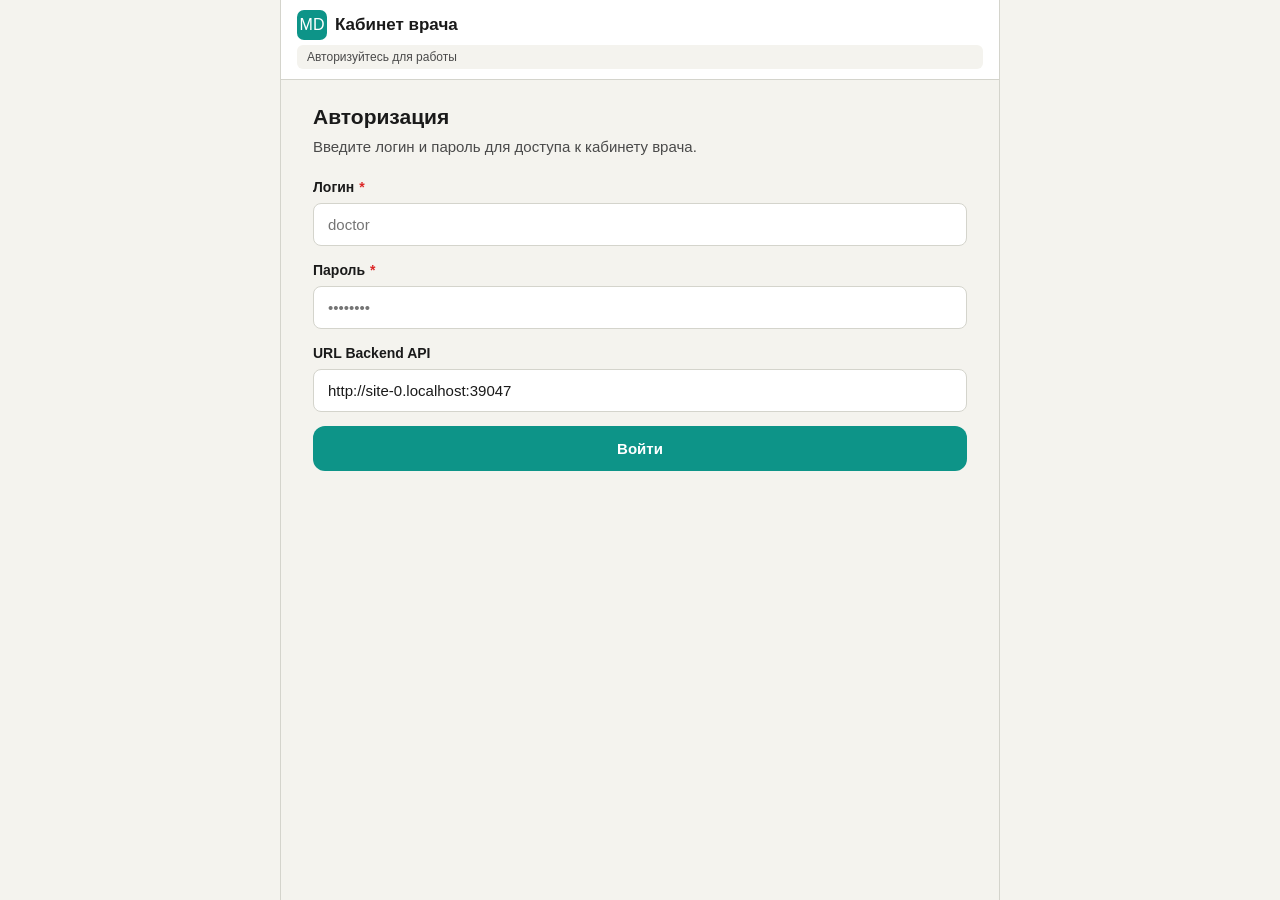
<file: doctor.html>
<!DOCTYPE html>
<html lang="ru">
  <head>
    <meta charset="UTF-8" />
    <meta name="viewport" content="width=device-width,initial-scale=1" />
    <title>Vitappio — Кабинет врача</title>
    <link rel="stylesheet" href="styles.css" />
  </head>
  <body>
    <div class="app">
      <header class="hdr">
        <div class="hdr-top">
          <div class="hdr-brand">
            <div class="hdr-logo">MD</div>
            <span class="hdr-name">Кабинет врача</span>
          </div>
        </div>
        <div class="st-line" id="doctorStatus">Авторизуйтесь для работы</div>
      </header>

      <main class="mn">
        <!-- LOGIN SCREEN -->
        <section class="scr on" id="scr-login">
          <h2>Авторизация</h2>
          <p class="sub">Введите логин и пароль для доступа к кабинету врача.</p>

          <div class="fg">
            <label class="fl" for="authLogin">Логин <span class="rq">*</span></label>
            <input class="fi" id="authLogin" type="text" placeholder="doctor" autocomplete="username" />
          </div>
          <div class="fg">
            <label class="fl" for="authPassword">Пароль <span class="rq">*</span></label>
            <input class="fi" id="authPassword" type="password" placeholder="••••••••" autocomplete="current-password" />
          </div>
          <div class="fg">
            <label class="fl" for="authApi">URL Backend API</label>
            <input class="fi" id="authApi" type="text" placeholder="http://127.0.0.1:8000" />
          </div>

          <button class="btn btn-p" id="btnLogin" type="button"><span class="bt">Войти</span></button>
        </section>

        <!-- MAIN SCREEN -->
        <section class="scr" id="scr-main">
          <h2>Загрузка заключения</h2>
          <p class="sub">Укажите пациента и сессию, затем загрузите HTML-заключение.</p>

          <div class="fg">
            <label class="fl" for="docPatient">ID пациента <span class="rq">*</span></label>
            <input class="fi" id="docPatient" type="text" placeholder="14451" />
          </div>

          <div class="fg">
            <label class="fl" for="docSession">ID сессии <span class="rq">*</span></label>
            <input class="fi" id="docSession" type="text" placeholder="7392" />
          </div>

          <div class="fg">
            <label class="fl" for="docName">ФИО врача (необязательно)</label>
            <input class="fi" id="docName" type="text" placeholder="Иванов И.И." />
          </div>

          <div class="fg">
            <label class="fl" for="docFile">HTML файл заключения (необязательно)</label>
            <input class="fi" id="docFile" type="file" accept=".html,text/html" />
          </div>

          <div class="fg">
            <label class="fl" for="docHtml">HTML заключения <span class="rq">*</span></label>
            <textarea class="fi" id="docHtml" rows="14" placeholder="<h1>Заключение</h1><p>...</p>"></textarea>
          </div>

          <button class="btn btn-p mb12" id="docUploadBtn" type="button"><span class="bt">Загрузить заключение</span></button>
          <button class="btn btn-s" id="btnLogout" type="button"><span class="bt">Выйти</span></button>
        </section>
      </main>
    </div>

    <script>
      const statusEl = document.getElementById("doctorStatus");
      let API_BASE = "";
      let AUTH_TOKEN = "";

      function setStatus(type, text) {
        const cls =
          type === "ok" ? " s-ok"
            : type === "warn" ? " s-warn"
            : type === "err" ? " s-err"
            : type === "info" ? " s-info"
            : "";
        statusEl.className = "st-line" + cls;
        statusEl.textContent = text;
      }

      function showScreen(id) {
        document.querySelectorAll(".scr").forEach((s) => s.classList.remove("on"));
        const el = document.getElementById(id);
        if (el) el.classList.add("on");
      }

      (function () {
        const h = location.hostname;
        const def =
          h === "localhost" || h === "127.0.0.1" || !h
            ? "http://127.0.0.1:8000"
            : location.origin;
        document.getElementById("authApi").value =
          localStorage.getItem("vitappio.doctor.apiUrl") || def;
      })();

      // ── Login ──
      document.getElementById("btnLogin").addEventListener("click", async () => {
        const login = document.getElementById("authLogin").value.trim();
        const password = document.getElementById("authPassword").value.trim();
        const apiUrl = document.getElementById("authApi").value.trim().replace(/\/+$/, "");
        const btn = document.getElementById("btnLogin");

        if (!login || !password) { setStatus("err", "Введите логин и пароль"); return; }
        if (!apiUrl) { setStatus("err", "Введите URL API"); return; }

        btn.classList.add("ld");
        btn.disabled = true;
        setStatus("info", "Авторизация...");

        try {
          const resp = await fetch(apiUrl + "/doctor/login", {
            method: "POST",
            headers: { "Content-Type": "application/json" },
            body: JSON.stringify({ login, password }),
          });
          if (!resp.ok) {
            const body = await resp.text();
            throw new Error(resp.status === 401 ? "Неверный логин или пароль" : "HTTP " + resp.status);
          }
          const data = await resp.json();
          AUTH_TOKEN = data.token;
          API_BASE = apiUrl;
          localStorage.setItem("vitappio.doctor.apiUrl", apiUrl);
          setStatus("ok", "Авторизация успешна");
          showScreen("scr-main");
        } catch (err) {
          setStatus("err", err.message || "Ошибка авторизации");
        } finally {
          btn.classList.remove("ld");
          btn.disabled = false;
        }
      });

      // ── Logout ──
      document.getElementById("btnLogout").addEventListener("click", () => {
        AUTH_TOKEN = "";
        setStatus("info", "Авторизуйтесь для работы");
        showScreen("scr-login");
      });

      // ── File load ──
      document.getElementById("docFile").addEventListener("change", async () => {
        const file = document.getElementById("docFile").files[0];
        if (file) document.getElementById("docHtml").value = await file.text();
      });

      // ── Upload conclusion ──
      document.getElementById("docUploadBtn").addEventListener("click", async () => {
        const patientId = document.getElementById("docPatient").value.trim();
        const sessionId = document.getElementById("docSession").value.trim();
        const doctorName = document.getElementById("docName").value.trim();
        const htmlContent = document.getElementById("docHtml").value.trim();
        const btn = document.getElementById("docUploadBtn");

        if (!patientId) { setStatus("err", "Укажите ID пациента"); return; }
        if (!sessionId) { setStatus("err", "Укажите ID сессии"); return; }
        if (!htmlContent) { setStatus("err", "Добавьте HTML заключение"); return; }

        btn.classList.add("ld");
        btn.disabled = true;
        setStatus("info", "Загрузка заключения...");

        try {
          const url = API_BASE + "/doctor/patients/" + encodeURIComponent(patientId)
            + "/sessions/" + encodeURIComponent(sessionId) + "/conclusion";
          const resp = await fetch(url, {
            method: "POST",
            headers: {
              "Content-Type": "application/json",
              "Authorization": "Bearer " + AUTH_TOKEN,
            },
            body: JSON.stringify({
              html_content: htmlContent,
              doctor_name: doctorName || null,
            }),
          });
          if (resp.status === 401) {
            AUTH_TOKEN = "";
            setStatus("err", "Сессия истекла, войдите заново");
            showScreen("scr-login");
            return;
          }
          if (!resp.ok) throw new Error("HTTP " + resp.status);
          setStatus("ok", "Заключение загружено для пациента " + patientId + ", сессия " + sessionId);
        } catch (err) {
          setStatus("err", "Ошибка: " + (err.message || "неизвестная"));
        } finally {
          btn.classList.remove("ld");
          btn.disabled = false;
        }
      });
    </script>
  </body>
</html>
</file>
<file: styles.css>
:root {
  --bg: #f4f3ee;
  --bg2: #eceae3;
  --fg: #1a1a1a;
  --fg2: #4a4a4a;
  --muted: #8a8a7a;
  --accent: #0d9488;
  --accent-h: #0f766e;
  --accent-l: #ccfbf1;
  --accent-d: #064e3b;
  --card: #ffffff;
  --card-b: #e5e5dd;
  --border: #d4d4cc;
  --ok: #16a34a;
  --ok-bg: #dcfce7;
  --warn: #d97706;
  --warn-bg: #fef3c7;
  --err: #dc2626;
  --err-bg: #fee2e2;
  --info: #0284c7;
  --info-bg: #e0f2fe;
  --sh-s: 0 1px 3px rgba(0, 0, 0, 0.06), 0 1px 2px rgba(0, 0, 0, 0.04);
  --sh-m: 0 4px 12px rgba(0, 0, 0, 0.08), 0 2px 4px rgba(0, 0, 0, 0.04);
  --sh-l: 0 8px 30px rgba(0, 0, 0, 0.1), 0 4px 8px rgba(0, 0, 0, 0.05);
  --r: 12px;
  --rs: 8px;
  --rl: 16px;
  --fui: "Nunito", sans-serif;
  --fbody: "Source Sans 3", sans-serif;
}

*,
*::before,
*::after {
  box-sizing: border-box;
  margin: 0;
  padding: 0;
}

html {
  font-size: 16px;
  -webkit-text-size-adjust: 100%;
}

body {
  font-family: var(--fbody);
  background: var(--bg);
  color: var(--fg);
  min-height: 100dvh;
  line-height: 1.5;
  -webkit-font-smoothing: antialiased;
  overflow-x: hidden;
}

.bg-dots {
  position: fixed;
  inset: 0;
  z-index: -1;
  background-image: radial-gradient(circle at 1px 1px, rgba(0, 0, 0, 0.025) 1px, transparent 0);
  background-size: 22px 22px;
}

.app {
  max-width: 720px;
  margin: 0 auto;
  min-height: 100dvh;
  display: flex;
  flex-direction: column;
  position: relative;
}

@media (min-width: 481px) {
  .app {
    border-left: 1px solid var(--border);
    border-right: 1px solid var(--border);
  }
}

.hdr {
  background: var(--card);
  border-bottom: 1px solid var(--border);
  padding: 10px 16px;
  position: sticky;
  top: 0;
  z-index: 100;
}

.hdr-top {
  display: flex;
  align-items: center;
  justify-content: space-between;
  margin-bottom: 5px;
}

.hdr-brand {
  display: flex;
  align-items: center;
  gap: 8px;
}

.hdr-logo {
  width: 30px;
  height: 30px;
  background: var(--accent);
  border-radius: 7px;
  display: flex;
  align-items: center;
  justify-content: center;
  color: #fff;
}

.hdr-name {
  font-family: var(--fui);
  font-weight: 800;
  font-size: 17px;
  color: var(--fg);
}
.hdr-settings {
  background: none;
  border: none;
  cursor: pointer;
  color: var(--fg2);
  padding: 6px;
  border-radius: var(--rs);
  transition: color 0.15s;
  position: relative;
  z-index: 10;
  display: inline-flex;
  align-items: center;
  justify-content: center;
  -webkit-tap-highlight-color: transparent;
}
.hdr-settings svg,
.hdr-settings i {
  pointer-events: none;
}
.hdr-settings:hover {
  color: var(--accent);
}

.net-st {
  display: flex;
  align-items: center;
  gap: 5px;
  font-size: 11px;
  font-weight: 600;
  color: var(--muted);
}

.net-dot {
  width: 7px;
  height: 7px;
  border-radius: 50%;
  background: var(--ok);
  animation: pdot 2s infinite;
}

.net-dot.off {
  background: var(--err);
  animation: none;
}

@keyframes pdot {
  0%,
  100% {
    opacity: 1;
  }
  50% {
    opacity: 0.35;
  }
}

.st-line {
  font-size: 12px;
  padding: 3px 10px;
  border-radius: 6px;
  background: var(--bg);
  color: var(--fg2);
  transition: all 0.3s;
  min-height: 22px;
  display: flex;
  align-items: center;
  gap: 5px;
}

.st-line.s-ok {
  background: var(--ok-bg);
  color: var(--ok);
}

.st-line.s-warn {
  background: var(--warn-bg);
  color: var(--warn);
}

.st-line.s-err {
  background: var(--err-bg);
  color: var(--err);
}

.st-line.s-info {
  background: var(--info-bg);
  color: var(--info);
}

.mn {
  flex: 1;
  padding: 16px 16px 40px;
}

@media (min-width: 768px) {
  .mn {
    padding: 24px 32px 48px;
  }
}

.scr {
  display: none;
  animation: fi 0.35s ease-out;
}

.scr.on {
  display: block;
}

@keyframes fi {
  from {
    opacity: 0;
    transform: translateY(14px);
  }
  to {
    opacity: 1;
    transform: translateY(0);
  }
}

@keyframes si {
  from {
    transform: scale(0);
    opacity: 0;
  }
  to {
    transform: scale(1);
    opacity: 1;
  }
}

h1 {
  font-family: var(--fui);
  font-weight: 900;
  font-size: 26px;
  line-height: 1.15;
  color: var(--fg);
  margin-bottom: 6px;
}

h2 {
  font-family: var(--fui);
  font-weight: 800;
  font-size: 21px;
  line-height: 1.25;
  margin-bottom: 6px;
}

h3 {
  font-family: var(--fui);
  font-weight: 700;
  font-size: 17px;
  line-height: 1.3;
  margin-bottom: 4px;
}

.sub {
  font-size: 15px;
  color: var(--fg2);
  margin-bottom: 18px;
  line-height: 1.5;
}

.sm {
  font-size: 13px;
  color: var(--muted);
}

.tc {
  text-align: center;
}

.tl {
  text-align: left;
}

@media (min-width: 481px) {
  h1 {
    font-size: 30px;
  }
}

.cd {
  background: var(--card);
  border: 1px solid var(--card-b);
  border-radius: var(--rl);
  padding: 20px;
  box-shadow: var(--sh-s);
  margin-bottom: 14px;
}

.kit-img {
  width: 100%;
  display: block;
  border-radius: 12px;
  box-shadow: var(--sh-s);
}

.btn {
  font-family: var(--fui);
  font-weight: 700;
  font-size: 15px;
  border: none;
  border-radius: var(--r);
  padding: 14px 24px;
  cursor: pointer;
  display: inline-flex;
  align-items: center;
  justify-content: center;
  gap: 8px;
  transition: all 0.15s;
  width: 100%;
  position: relative;
  overflow: hidden;
  -webkit-tap-highlight-color: transparent;
}

.btn:focus-visible {
  outline: 3px solid var(--accent);
  outline-offset: 2px;
}

.btn:active:not(:disabled) {
  transform: scale(0.98);
}

.btn-p {
  background: var(--accent);
  color: #fff;
}

.btn-p:hover {
  background: var(--accent-h);
}

.btn-s {
  background: var(--bg2);
  color: var(--fg);
  border: 1px solid var(--border);
}

.btn-s:hover {
  background: var(--border);
}

.btn-d {
  background: var(--err);
  color: #fff;
}

.btn-d:hover {
  background: #b91c1c;
}

.btn-t {
  background: none;
  color: var(--accent);
  padding: 10px 16px;
  font-size: 14px;
  width: auto;
}

.btn-t:hover {
  background: var(--accent-l);
}

.btn:disabled {
  opacity: 0.45;
  cursor: not-allowed;
  transform: none !important;
}

.btn.ld .bt {
  opacity: 0;
}

.btn.ld::after {
  content: "";
  position: absolute;
  width: 20px;
  height: 20px;
  border: 2.5px solid rgba(255, 255, 255, 0.3);
  border-top-color: #fff;
  border-radius: 50%;
  animation: sp 0.6s linear infinite;
}

@keyframes sp {
  to {
    transform: rotate(360deg);
  }
}

.btn-pls {
  animation: bpls 2s ease-in-out infinite;
}

@keyframes bpls {
  0%,
  100% {
    box-shadow: 0 0 0 0 rgba(13, 148, 136, 0.35);
  }
  50% {
    box-shadow: 0 0 0 10px rgba(13, 148, 136, 0);
  }
}

.fg {
  margin-bottom: 14px;
}

.fl {
  display: block;
  font-family: var(--fui);
  font-weight: 700;
  font-size: 14px;
  color: var(--fg);
  margin-bottom: 5px;
}

.fl .rq {
  color: var(--err);
  margin-left: 1px;
}

.fi,
.fs {
  width: 100%;
  padding: 12px 14px;
  font-family: var(--fbody);
  font-size: 15px;
  color: var(--fg);
  background: var(--card);
  border: 1.5px solid var(--border);
  border-radius: var(--rs);
  transition: all 0.2s;
  -webkit-appearance: none;
  appearance: none;
}

.fs {
  background-image: url("data:image/svg+xml,%3Csvg xmlns='http://www.w3.org/2000/svg' width='16' height='16' fill='none' stroke='%238A8A7A' stroke-width='2' stroke-linecap='round' stroke-linejoin='round'%3E%3Cpolyline points='6 9 12 15 18 9'/%3E%3C/svg%3E");
  background-repeat: no-repeat;
  background-position: right 12px center;
  padding-right: 36px;
}

.fi:focus,
.fs:focus {
  outline: none;
  border-color: var(--accent);
  box-shadow: 0 0 0 3px rgba(13, 148, 136, 0.12);
}

.fi.er,
.fs.er {
  border-color: var(--err);
  box-shadow: 0 0 0 3px rgba(220, 38, 38, 0.08);
}

.fe {
  font-size: 12px;
  color: var(--err);
  margin-top: 3px;
  display: none;
}

.fe.vis {
  display: block;
}

.bdg {
  display: inline-flex;
  align-items: center;
  gap: 5px;
  padding: 4px 10px;
  border-radius: 20px;
  font-size: 12px;
  font-weight: 600;
  font-family: var(--fui);
}

.bdg-t {
  background: var(--accent-l);
  color: var(--accent-d);
}

.ck {
  list-style: none;
  padding: 0;
  margin: 10px 0;
}

.ck-i {
  display: flex;
  align-items: center;
  gap: 10px;
  padding: 7px 0;
  font-size: 14px;
  color: var(--fg2);
}

.ck-c {
  width: 20px;
  height: 20px;
  border-radius: 50%;
  border: 2px solid var(--border);
  display: flex;
  align-items: center;
  justify-content: center;
  flex-shrink: 0;
  transition: all 0.2s;
}

.ck-i.dn .ck-c {
  background: var(--accent);
  border-color: var(--accent);
  color: #fff;
}

.ftg {
  display: grid;
  grid-template-columns: repeat(3, 1fr);
  gap: 10px;
  margin-top: 18px;
}

.ftc {
  background: var(--card);
  border: 1px solid var(--card-b);
  border-radius: var(--r);
  padding: 16px 8px;
  text-align: center;
  box-shadow: var(--sh-s);
}

.fti {
  width: 40px;
  height: 40px;
  border-radius: 10px;
  display: flex;
  align-items: center;
  justify-content: center;
  margin: 0 auto 7px;
  background: var(--accent-l);
  color: var(--accent);
}

.ftt {
  font-family: var(--fui);
  font-weight: 700;
  font-size: 13px;
  color: var(--fg);
}

.wz-p {
  display: flex;
  align-items: center;
  gap: 4px;
  margin-bottom: 18px;
}

.wz-d {
  flex: 1;
  height: 4px;
  border-radius: 2px;
  background: var(--border);
  transition: background 0.3s;
}

.wz-d.act {
  background: var(--accent);
}

.wz-d.dn {
  background: var(--ok);
}

.wz-c {
  font-family: var(--fui);
  font-size: 13px;
  font-weight: 600;
  color: var(--muted);
  margin-bottom: 14px;
}

.wz-n {
  display: flex;
  gap: 10px;
  margin-top: 22px;
}

.wz-n .btn {
  flex: 1;
}

.wz-step-img {
  width: 100%;
  max-width: 300px;
  display: block;
  margin: 12px auto 0;
  border-radius: 12px;
  box-shadow: var(--sh-s);
}

.wz-note {
  margin-top: 10px;
  background: var(--warn-bg);
  border: 1px solid #fde68a;
  border-radius: var(--rs);
  padding: 10px 12px;
  font-size: 13px;
  line-height: 1.45;
  color: #92400e;
}

.mdm {
  background: var(--card);
  border: 1px solid var(--card-b);
  border-radius: var(--rl);
  padding: 18px;
  margin-bottom: 18px;
  box-shadow: var(--sh-m);
}

.mdm-photo {
  width: 100%;
  max-width: 260px;
  margin: 8px auto 12px;
  display: block;
  border-radius: 12px;
  box-shadow: var(--sh-s);
}

.mdm-inst {
  margin: 0 0 12px;
}

.mdm-inst p {
  font-size: 14px;
  color: var(--fg2);
  line-height: 1.55;
}

.mdm-inst p + p {
  margin-top: 8px;
}

.mdm-svg {
  width: 100%;
  max-width: 260px;
  margin: 0 auto 14px;
  display: block;
}

.mdm-st {
  list-style: none;
  padding: 0;
}

.mdm-s {
  display: flex;
  align-items: flex-start;
  gap: 10px;
  padding: 7px 0;
  font-size: 14px;
  color: var(--fg2);
}

.mdm-si {
  width: 22px;
  height: 22px;
  border-radius: 50%;
  display: flex;
  align-items: center;
  justify-content: center;
  flex-shrink: 0;
  margin-top: 1px;
}

.mdm-si.dn {
  background: var(--ok);
  color: #fff;
}

.mdm-si.ac {
  background: var(--warn);
  color: #fff;
  animation: pdot 1.5s infinite;
}

.mdm-si.pn {
  background: var(--border);
  color: var(--muted);
}

.mdm-w {
  background: var(--warn-bg);
  border: 1px solid #fde68a;
  border-radius: var(--rs);
  padding: 10px 12px;
  margin: 10px 0;
  font-size: 13px;
  color: #92400e;
  display: flex;
  align-items: flex-start;
  gap: 8px;
}

.tmr {
  font-family: var(--fui);
  font-size: 68px;
  font-weight: 900;
  text-align: center;
  color: var(--fg);
  letter-spacing: -2px;
  margin: 22px 0;
  line-height: 1;
}

.tmr.tw {
  color: var(--warn);
}

.tmr.td {
  color: var(--err);
  animation: tp 1s ease-in-out infinite;
}

@keyframes tp {
  0%,
  100% {
    opacity: 1;
  }
  50% {
    opacity: 0.55;
  }
}

@media (min-width: 481px) {
  .tmr {
    font-size: 80px;
  }
}

.ci {
  display: flex;
  align-items: center;
  gap: 10px;
  font-size: 14px;
  color: var(--fg2);
  padding: 9px 12px;
  background: var(--bg);
  border-radius: var(--rs);
  margin-bottom: 6px;
}

.ci-s {
  width: 20px;
  height: 20px;
  flex-shrink: 0;
}

.ci.pd .ci-s {
  color: var(--muted);
}

.ci.ck .ci-s {
  color: var(--warn);
  animation: sp 1s linear infinite;
}

.ci.ok .ci-s {
  color: var(--ok);
}

.ci.fl .ci-s {
  color: var(--err);
}

.ic-lg {
  width: 76px;
  height: 76px;
  border-radius: 50%;
  display: flex;
  align-items: center;
  justify-content: center;
  margin: 0 auto 18px;
  animation: si 0.5s ease-out;
}

.ic-lg-ok {
  background: var(--ok-bg);
  color: var(--ok);
}

.ic-lg-er {
  background: var(--err-bg);
  color: var(--err);
}

.dg {
  display: grid;
  grid-template-columns: repeat(2, 1fr);
  gap: 10px;
  margin-bottom: 18px;
}

.dg-b {
  font-family: var(--fui);
  font-weight: 700;
  font-size: 13px;
  border: 1.5px solid var(--border);
  border-radius: var(--r);
  padding: 14px 8px;
  background: var(--card);
  color: var(--fg);
  cursor: pointer;
  display: flex;
  flex-direction: column;
  align-items: center;
  gap: 5px;
  transition: all 0.15s;
  -webkit-tap-highlight-color: transparent;
}

.dg-b:hover {
  border-color: var(--accent);
  background: var(--accent-l);
}

.dg-b:active {
  transform: scale(0.97);
}

.dg-b i {
  color: var(--accent);
}

.dg-b-active {
  border-color: var(--accent);
  background: var(--accent-l);
  box-shadow: 0 0 0 2px var(--accent);
}

.dg-status {
  display: block;
  font-size: 10px;
  font-weight: 600;
  color: var(--accent);
  margin-top: 2px;
  min-height: 14px;
}

.de {
  display: flex;
  align-items: center;
  justify-content: space-between;
  padding: 11px 12px;
  background: var(--card);
  border: 1px solid var(--card-b);
  border-radius: var(--rs);
  margin-bottom: 7px;
  animation: fi 0.3s ease-out;
}

.de-t {
  font-size: 13px;
  color: var(--muted);
  font-variant-numeric: tabular-nums;
}

.de-n {
  font-family: var(--fui);
  font-weight: 600;
  font-size: 14px;
}

.de-active {
  border-color: var(--accent);
  background: var(--accent-l);
}

.de-live {
  color: var(--accent);
  font-size: 11px;
  animation: blink 1.2s infinite;
}

@keyframes blink {
  0%, 100% { opacity: 1; }
  50% { opacity: 0.3; }
}

.de-emp {
  text-align: center;
  padding: 28px 16px;
  color: var(--muted);
  font-size: 14px;
}

.supp {
  background: var(--bg2);
  border-radius: var(--r);
  padding: 16px;
  text-align: center;
  margin: 14px 0;
}

.supp-ph {
  font-family: var(--fui);
  font-size: 20px;
  font-weight: 800;
  color: var(--accent);
  text-decoration: none;
  display: block;
  margin-top: 5px;
}

.supp-ph:hover {
  text-decoration: underline;
}

.conclusion-frame {
  width: 100%;
  min-height: 320px;
  border: 1px solid var(--border);
  border-radius: var(--rs);
  background: #fff;
}

.dbg {
  margin-top: 18px;
}

.dbg-tg {
  font-size: 11px;
  color: var(--muted);
  background: none;
  border: 1px dashed var(--border);
  border-radius: 6px;
  padding: 5px 10px;
  cursor: pointer;
  font-family: var(--fui);
}

.dbg-c {
  display: none;
  margin-top: 8px;
  padding: 10px;
  background: var(--bg2);
  border-radius: var(--rs);
  font-size: 12px;
}

.dbg-c.op {
  display: block;
}

.dbg-c .btn {
  font-size: 12px;
  padding: 7px 10px;
  margin-bottom: 5px;
}

.bk {
  display: inline-flex;
  align-items: center;
  gap: 4px;
  font-family: var(--fui);
  font-size: 14px;
  font-weight: 600;
  color: var(--accent);
  background: none;
  border: none;
  cursor: pointer;
  padding: 6px 0;
  margin-bottom: 10px;
  -webkit-tap-highlight-color: transparent;
}

.bk:hover {
  text-decoration: underline;
}

.toast-c {
  position: fixed;
  top: 76px;
  left: 50%;
  transform: translateX(-50%);
  z-index: 1000;
  width: calc(100% - 32px);
  max-width: 400px;
  pointer-events: none;
}

.toast {
  background: var(--fg);
  color: #fff;
  padding: 11px 16px;
  border-radius: var(--rs);
  font-size: 14px;
  font-family: var(--fui);
  font-weight: 600;
  box-shadow: var(--sh-l);
  animation: ti 0.3s ease-out, to 0.3s ease-in 2.7s forwards;
  display: flex;
  align-items: center;
  gap: 8px;
}

@keyframes ti {
  from {
    opacity: 0;
    transform: translateY(-18px);
  }
  to {
    opacity: 1;
    transform: translateY(0);
  }
}

@keyframes to {
  from {
    opacity: 1;
  }
  to {
    opacity: 0;
  }
}

.mt8 {
  margin-top: 8px;
}

.mt12 {
  margin-top: 12px;
}

.mt16 {
  margin-top: 16px;
}

.mt20 {
  margin-top: 20px;
}

.mt24 {
  margin-top: 24px;
}

.mb8 {
  margin-bottom: 8px;
}

.mb12 {
  margin-bottom: 12px;
}

.mb16 {
  margin-bottom: 16px;
}

.mb20 {
  margin-bottom: 20px;
}

.rpt-card {
  background: var(--card);
  border: 1px solid var(--card-b);
  border-radius: var(--r);
  padding: 14px 16px;
  margin-bottom: 8px;
  display: flex;
  align-items: center;
  justify-content: space-between;
  gap: 10px;
  box-shadow: var(--sh-s);
  transition: border-color 0.15s;
}

.rpt-card:hover {
  border-color: var(--accent);
}

.rpt-info {
  flex: 1;
  min-width: 0;
}

.rpt-date {
  font-family: var(--fui);
  font-weight: 700;
  font-size: 14px;
  color: var(--fg);
}

.rpt-meta {
  font-size: 12px;
  color: var(--muted);
  margin-top: 2px;
}

.rpt-btn {
  flex-shrink: 0;
  background: var(--accent-l);
  color: var(--accent);
  border: none;
  border-radius: var(--rs);
  padding: 8px 14px;
  font-family: var(--fui);
  font-weight: 700;
  font-size: 13px;
  cursor: pointer;
  transition: all 0.15s;
  -webkit-tap-highlight-color: transparent;
}

.rpt-btn:hover {
  background: var(--accent);
  color: #fff;
}

.dash-status {
  display: inline-flex;
  align-items: center;
  gap: 5px;
  padding: 3px 10px;
  border-radius: 20px;
  font-size: 11px;
  font-weight: 700;
  font-family: var(--fui);
}

.dash-status-active {
  background: var(--ok-bg);
  color: var(--ok);
}

.dash-status-done {
  background: var(--bg2);
  color: var(--muted);
}

.loading-overlay {
  position: fixed;
  inset: 0;
  background: var(--bg);
  display: flex;
  align-items: center;
  justify-content: center;
  z-index: 9999;
  transition: opacity 0.3s;
}

.loading-overlay.hide {
  opacity: 0;
  pointer-events: none;
}

.loading-spinner {
  width: 40px;
  height: 40px;
  border: 4px solid var(--border);
  border-top-color: var(--accent);
  border-radius: 50%;
  animation: sp 0.7s linear infinite;
}

@media (prefers-reduced-motion: reduce) {
  *,
  *::before,
  *::after {
    animation-duration: 0.01ms !important;
    animation-iteration-count: 1 !important;
    transition-duration: 0.01ms !important;
  }
}
</file>
